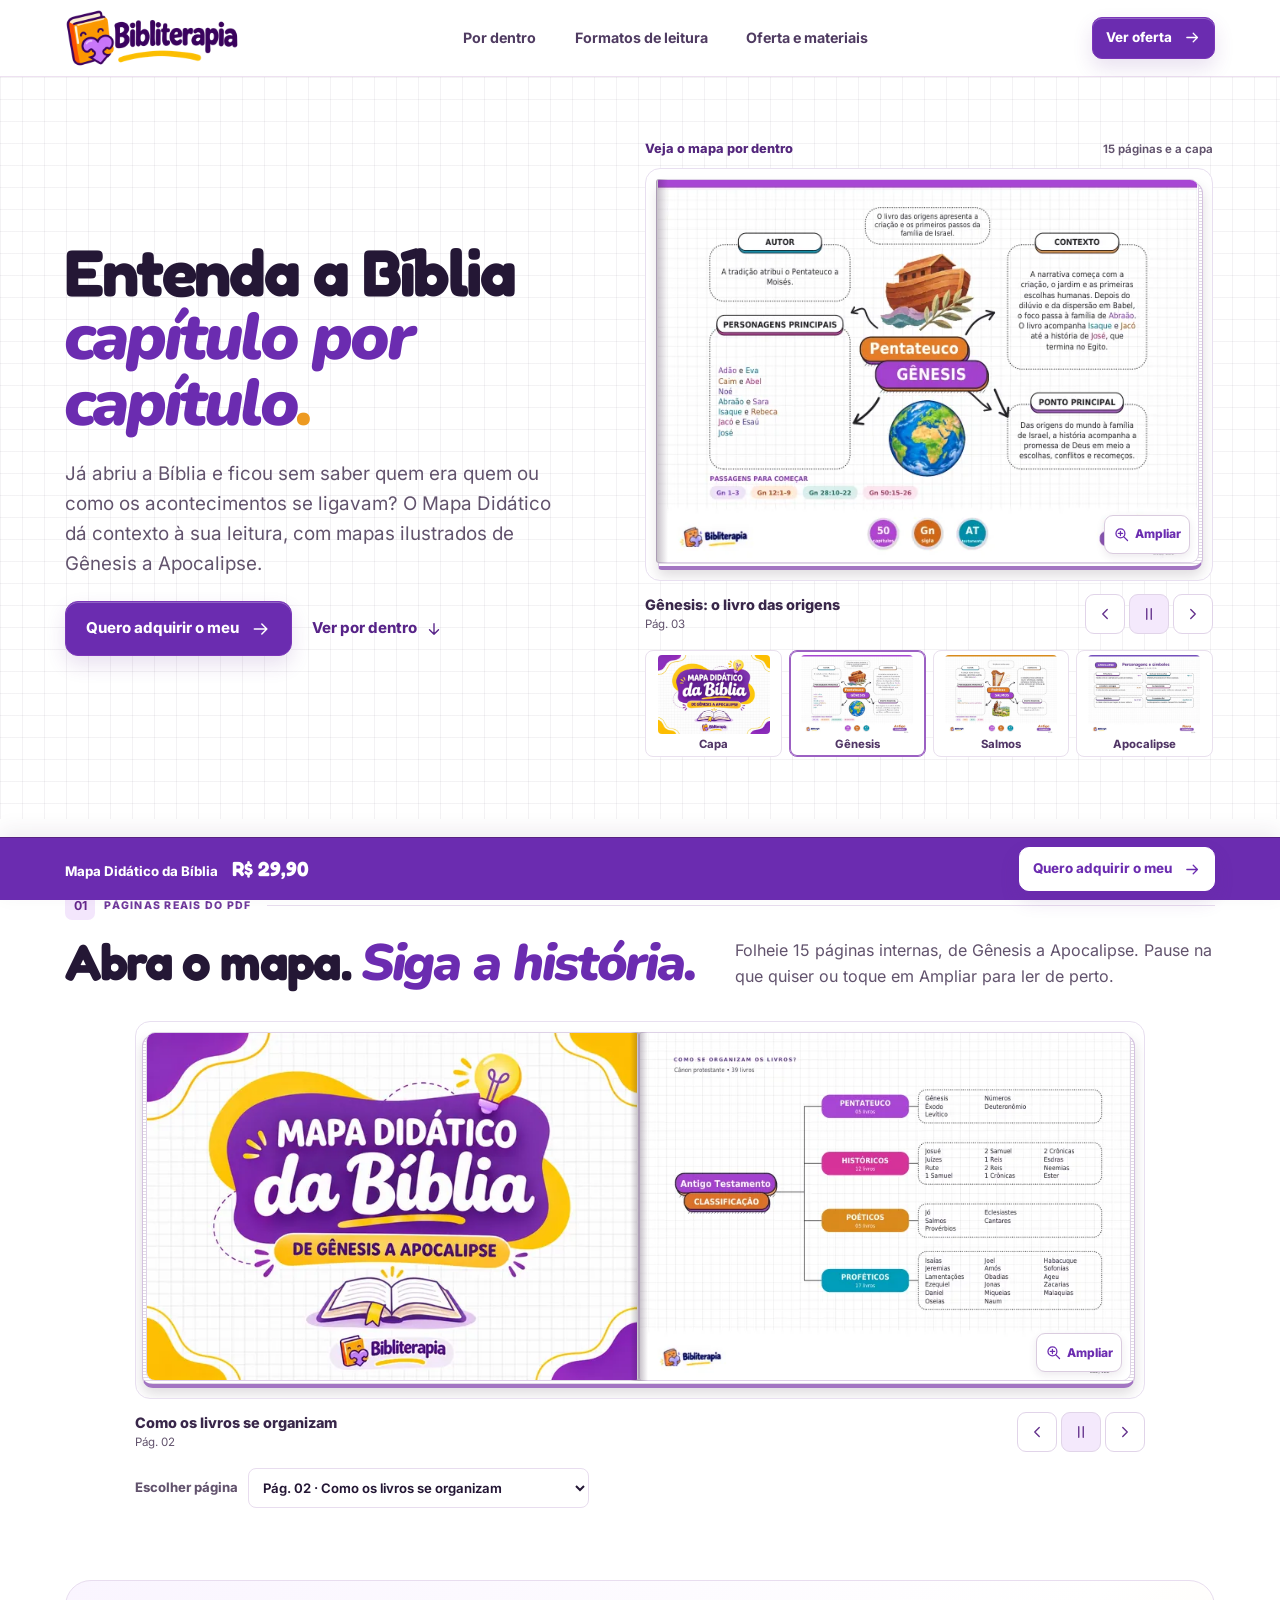
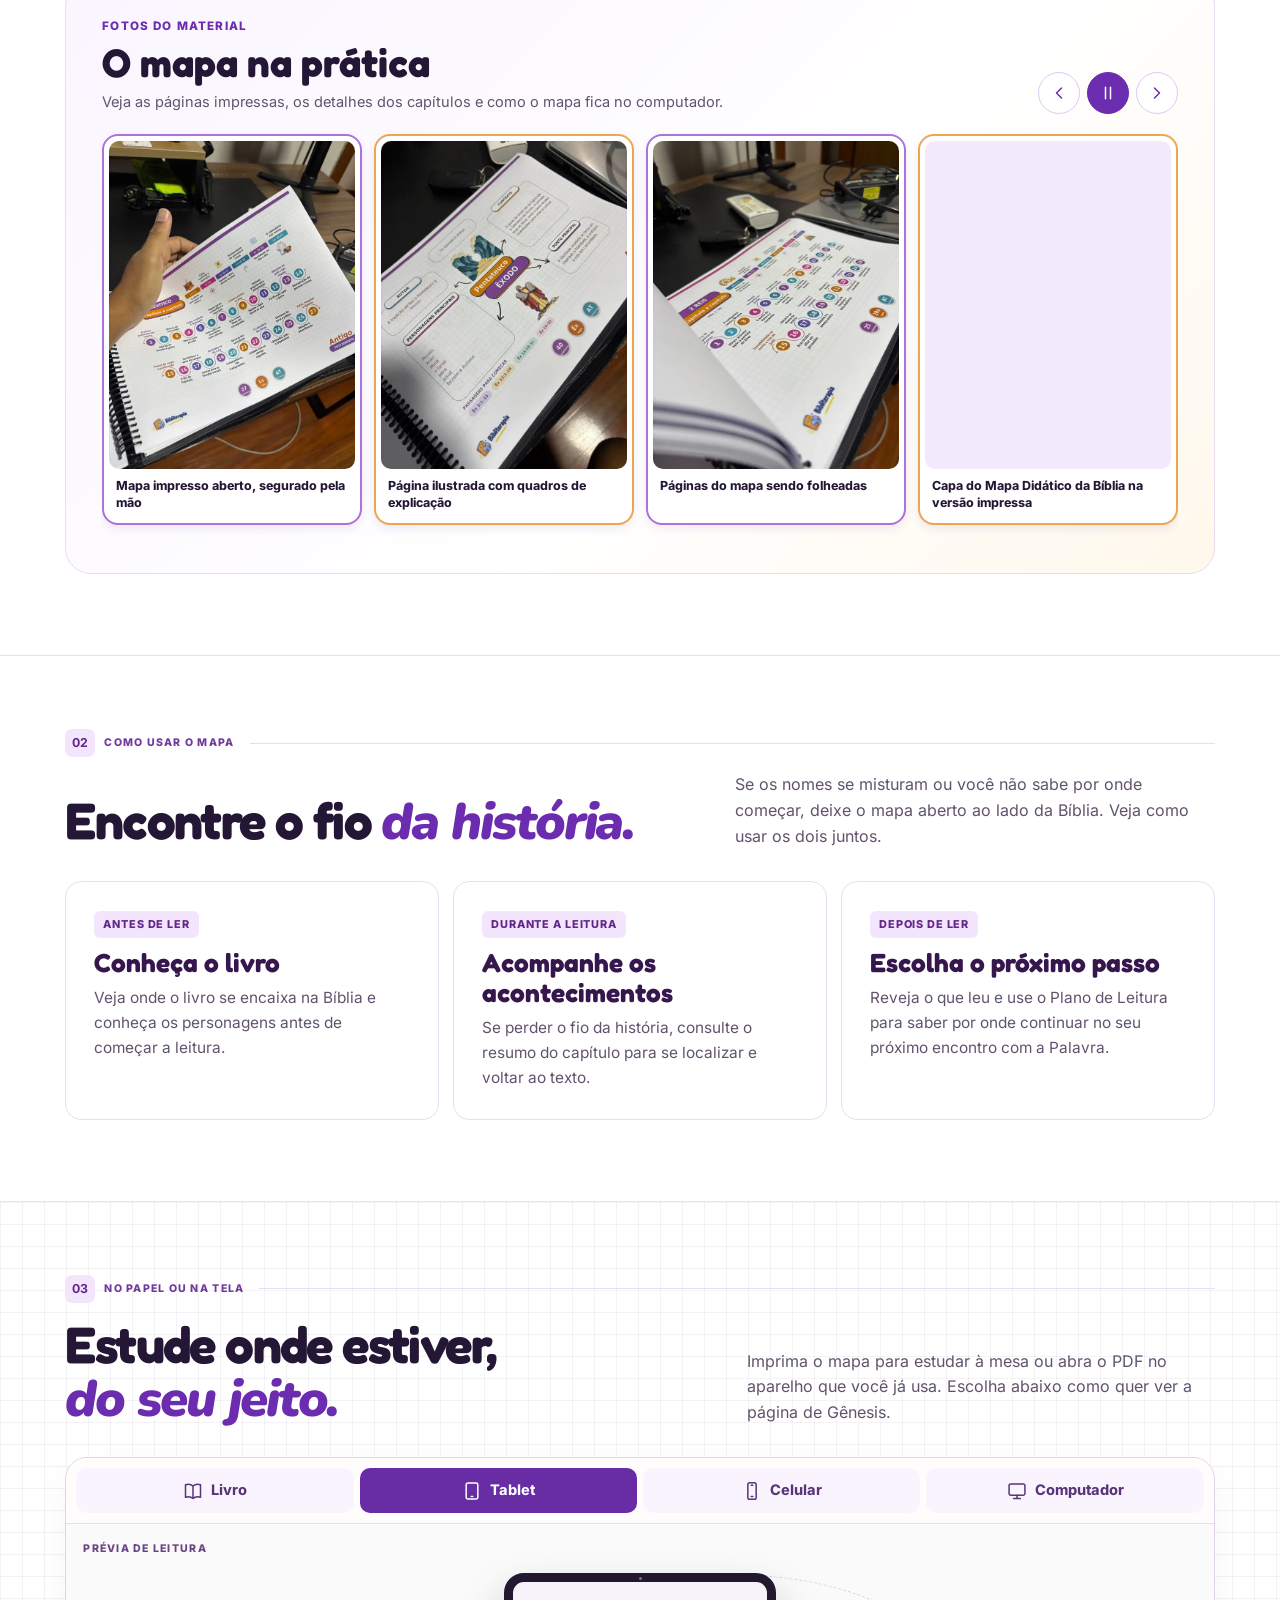
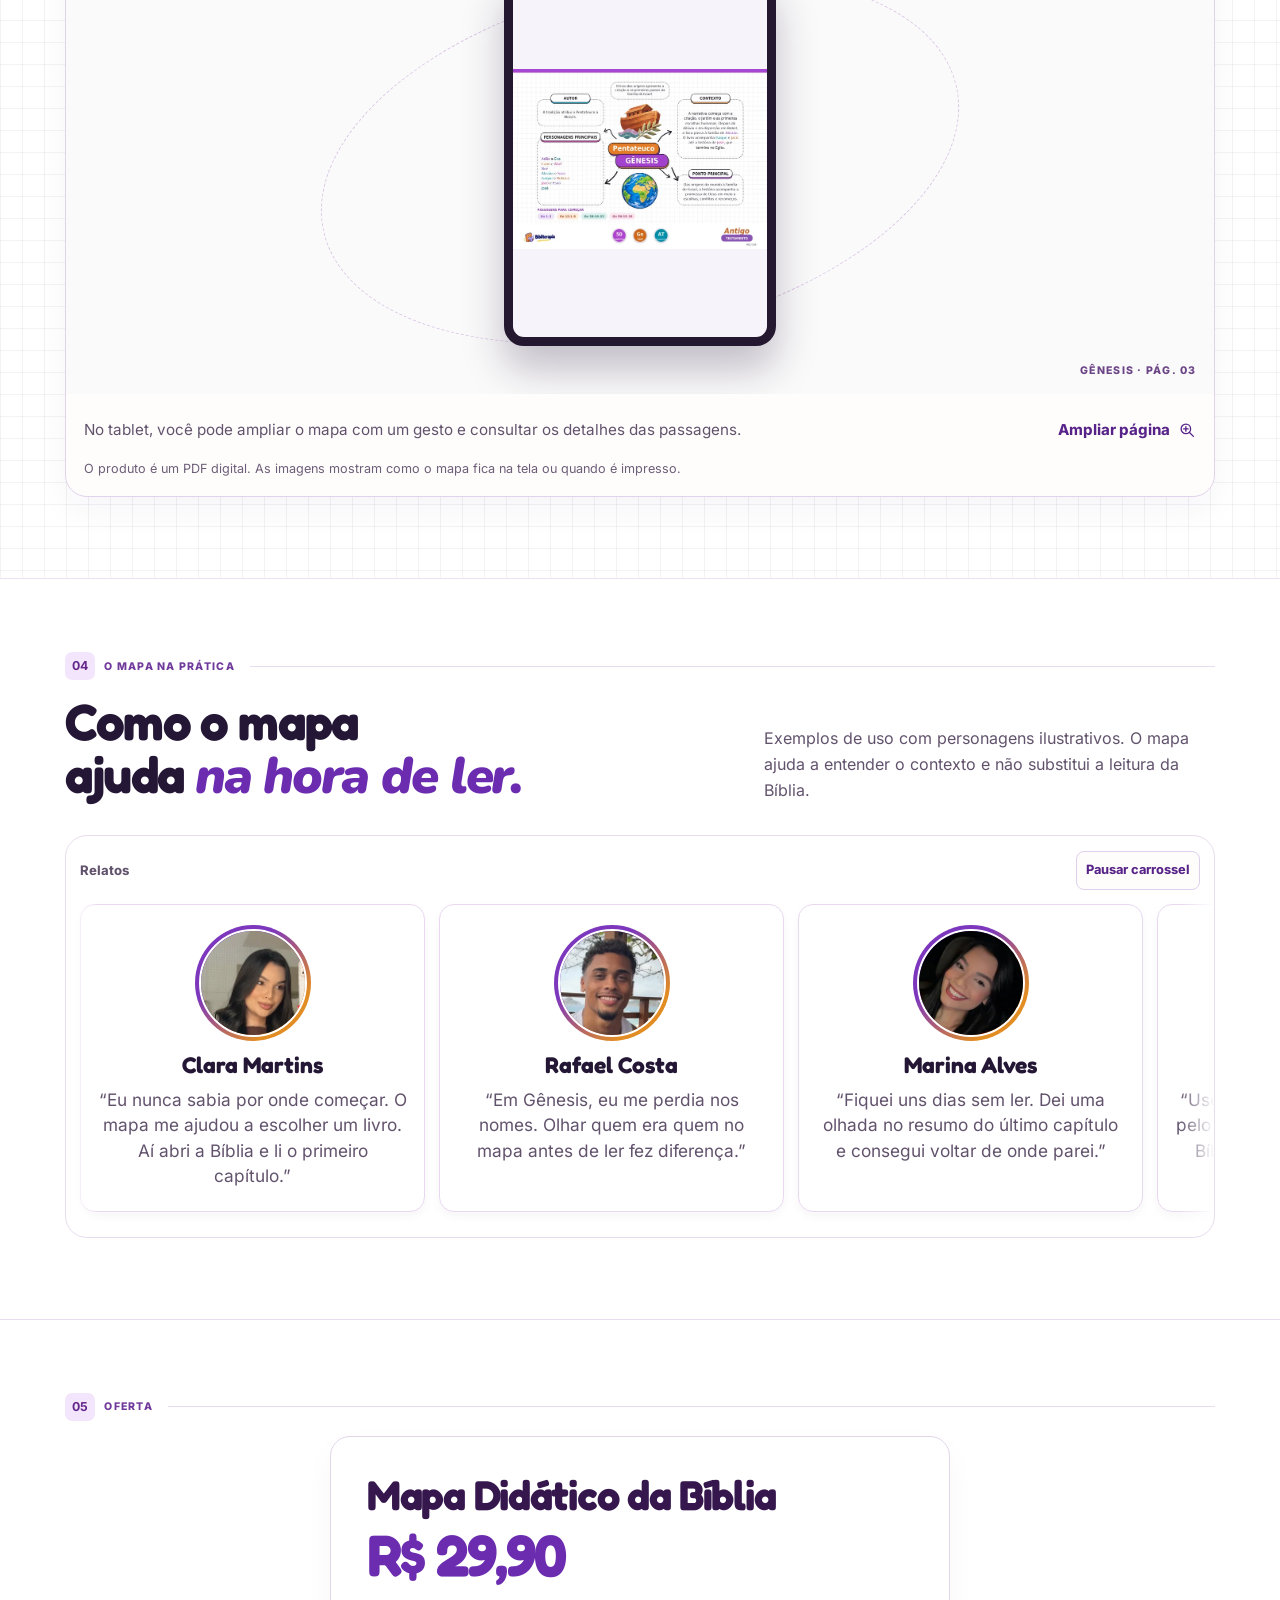
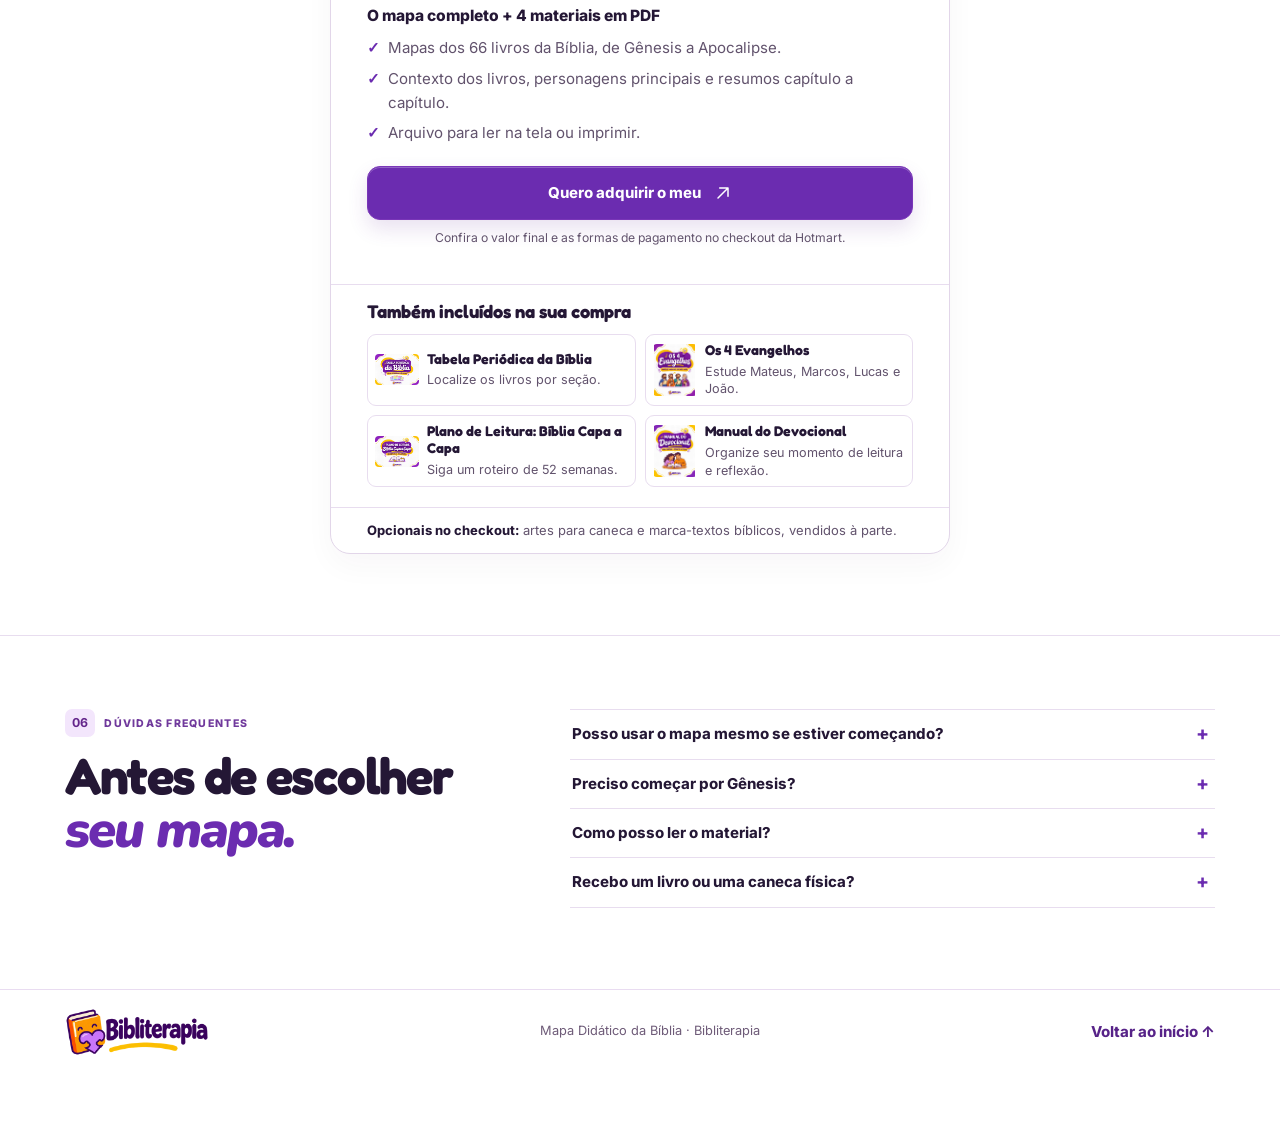
<file: public/index.html>
<!doctype html>
<html lang="pt-BR">
<head>
  <meta charset="utf-8">
  <meta name="viewport" content="width=device-width, initial-scale=1">
  <meta name="theme-color" content="#572182">
  <title>Mapa Didático da Bíblia | Bibliterapia</title>
  <meta name="description" content="Entenda a Bíblia capítulo por capítulo com um guia visual dos 66 livros. Veja páginas reais do Mapa Didático da Bibliterapia e encontre seu próximo capítulo.">
  <meta property="og:title" content="Mapa Didático da Bíblia | Bibliterapia">
  <meta property="og:description" content="Entenda onde cada livro se encaixa, quem são os personagens e o que acontece em cada capítulo. Folheie as amostras do Mapa Didático da Bíblia.">
  <link rel="canonical" href="https://bibliterapia-pi.vercel.app/">
  <meta property="og:url" content="https://bibliterapia-pi.vercel.app/">
  <meta property="og:type" content="website">
  <meta property="og:image" content="https://bibliterapia-pi.vercel.app/assets/mapa-capa.webp">
  <link rel="icon" href="assets/bibliterapia-icone.png" type="image/png">
  <link rel="preload" href="assets/fredoka-display.woff" as="font" type="font/woff" crossorigin>
  <link rel="stylesheet" href="style.css">
  <script src="app.js" defer></script>
  <!-- Meta Pixel - Bibliterapia -->
  <script>
    !function(f,b,e,v,n,t,s){if(f.fbq)return;n=f.fbq=function(){n.callMethod?
    n.callMethod.apply(n,arguments):n.queue.push(arguments)};if(!f._fbq)f._fbq=n;
    n.push=n;n.loaded=!0;n.version='2.0';n.queue=[];t=b.createElement(e);t.async=!0;
    t.src=v;s=b.getElementsByTagName(e)[0];s.parentNode.insertBefore(t,s)}(window,
    document,'script','https://connect.facebook.net/en_US/fbevents.js');
    fbq('init', '40069516542696802');
    fbq('track', 'PageView');
    fbq('track', 'ViewContent', {content_name: 'Mapa Didático da Bíblia', value: 29.90, currency: 'BRL'});
  </script>
</head>
<body>
<noscript><img height="1" width="1" style="display:none" alt=""
  src="https://www.facebook.com/tr?id=40069516542696802&amp;ev=PageView&amp;noscript=1"></noscript>
<svg class="symbols" xmlns="http://www.w3.org/2000/svg" aria-hidden="true">
  <symbol id="i-arrow" viewBox="0 0 24 24"><path d="M4 12h15m-6-6 6 6-6 6"/></symbol>
  <symbol id="i-external" viewBox="0 0 24 24"><path d="M6 18 18 6M8 6h10v10"/></symbol>
  <symbol id="i-down" viewBox="0 0 24 24"><path d="M12 5v14m-6-6 6 6 6-6"/></symbol>
  <symbol id="i-prev" viewBox="0 0 24 24"><path d="m15 6-6 6 6 6"/></symbol>
  <symbol id="i-next" viewBox="0 0 24 24"><path d="m9 6 6 6-6 6"/></symbol>
  <symbol id="i-pause" viewBox="0 0 24 24"><path d="M9 5v14m6-14v14"/></symbol>
  <symbol id="i-play" viewBox="0 0 24 24"><path d="m9 5 11 7-11 7z"/></symbol>
  <symbol id="i-book" viewBox="0 0 24 24"><path d="M12 6v15M3 4.5c3.6-1.2 6.6-.6 9 1.5 2.4-2.1 5.4-2.7 9-1.5v15c-3.6-1.2-6.6-.6-9 1.5-2.4-2.1-5.4-2.7-9-1.5z"/></symbol>
  <symbol id="i-tablet" viewBox="0 0 24 24"><rect x="5" y="2.5" width="14" height="19" rx="2"/><path d="M11 18.5h2"/></symbol>
  <symbol id="i-phone" viewBox="0 0 24 24"><rect x="7" y="2" width="10" height="20" rx="2.3"/><path d="M11 18.5h2M11 5h2"/></symbol>
  <symbol id="i-desktop" viewBox="0 0 24 24"><rect x="2.5" y="3.5" width="19" height="13.5" rx="2"/><path d="M12 17v4m-4 0h8"/></symbol>
  <symbol id="i-zoom" viewBox="0 0 24 24"><circle cx="10.5" cy="10.5" r="6.3"/><path d="m15 15 5.5 5.5M10.5 7.5v6m-3-3h6"/></symbol>
  <symbol id="i-cup" viewBox="0 0 24 24"><path d="M4 7h12v7a5 5 0 0 1-5 5H9a5 5 0 0 1-5-5zm12 1h2a3 3 0 0 1 0 6h-2M4 22h14M8 4V2m4 2V2"/></symbol>
  <symbol id="i-marker" viewBox="0 0 24 24"><path d="m4 17 3-1 10-10 3 3-10 10-3 1-3-3zm11-9 3 3M4 22h15M18 5l1-1a1.4 1.4 0 0 1 2 2l-1 1"/></symbol>
  <symbol id="i-check" viewBox="0 0 24 24"><path d="m5 12 4 4L19 6"/></symbol>
  <symbol id="i-close" viewBox="0 0 24 24"><path d="m6 6 12 12M18 6 6 18"/></symbol>
</svg>
<a class="skip" href="#conteudo">Ir para o conteúdo</a>
<header class="header" id="inicio">
  <div class="wrap nav">
    <a class="brand" href="#inicio" aria-label="Bibliterapia, início"><img src="assets/bibliterapia-logo-transparente.png" alt="Bibliterapia" width="174" height="58"></a>
    <nav aria-label="Navegação principal"><a href="#por-dentro">Por dentro</a><a href="#formatos">Formatos de leitura</a><a href="#oferta">Oferta e materiais</a></nav>
    <a class="btn small header-cta" href="#oferta">Ver oferta <svg class="icon"><use href="#i-arrow"/></svg></a>
  </div>
</header>
<main id="conteudo">
  <section class="hero paper" aria-labelledby="hero-title">
    <div class="wrap hero-layout">
      <div class="hero-copy">
        <h1 id="hero-title">Entenda a Bíblia <span>capítulo por capítulo<span class="period">.</span></span></h1>
        <p class="intro">Já abriu a Bíblia e ficou sem saber quem era quem ou como os acontecimentos se ligavam? O Mapa Didático dá contexto à sua leitura, com mapas ilustrados de Gênesis a Apocalipse.</p>
        <div class="hero-actions">
          <a class="btn" href="https://pay.hotmart.com/W108486367W?checkoutMode=10" target="_blank" rel="noopener noreferrer">Quero adquirir o meu <svg class="icon"><use href="#i-arrow"/></svg></a>
          <a class="text-btn" href="#por-dentro">Ver por dentro <svg class="icon"><use href="#i-down"/></svg></a>
        </div>
      </div>
      <div class="hero-art">
        <div class="flipbook flipbook-hero" data-flipbook data-initial-page="genesis" role="region" aria-label="Prévia do mapa na abertura">
          <div class="book-kicker"><span>Veja o mapa por dentro</span><span>15 páginas e a capa</span></div>
          <div class="book-viewport">
            <div class="book-object">
              <img class="book-page book-page-right" data-flip-image src="assets/mapa-genesis-mini.webp" width="640" height="453" alt="" fetchpriority="high" decoding="async">
              <span class="book-spine" aria-hidden="true"></span>
              <div class="book-sheet" aria-hidden="true">
                <span class="book-face book-face-front"><img data-flip-front alt="" width="640" height="453"></span>
                <span class="book-face book-face-back"><img data-flip-back alt="" width="640" height="453"></span>
              </div>
              <button class="book-open" type="button" data-flip-open aria-label="Ampliar página: Gênesis: o livro das origens"><svg class="icon" aria-hidden="true"><use href="#i-zoom"/></svg><span>Ampliar</span></button>
            </div>
          </div>
          <div class="book-toolbar">
            <p class="book-caption"><strong data-flip-label>Gênesis: o livro das origens</strong><span data-flip-folio>Pág. 03</span></p>
            <div class="book-controls" role="group" aria-label="Controles do folheador">
              <button type="button" data-flip-prev aria-label="Página anterior" title="Página anterior"><svg class="icon" aria-hidden="true"><use href="#i-prev"/></svg></button>
              <button type="button" data-flip-toggle aria-label="Pausar folheamento" title="Pausar folheamento"><svg class="icon" aria-hidden="true"><use href="#i-pause"/></svg></button>
              <button type="button" data-flip-next aria-label="Próxima página" title="Próxima página"><svg class="icon" aria-hidden="true"><use href="#i-next"/></svg></button>
            </div>
          </div>
          <div class="book-picks" role="group" aria-label="Ir direto a uma amostra">
            <button type="button" class="book-pick" data-flip-pick="capa" aria-pressed="false"><img src="assets/mapa-capa-mini.webp" width="640" height="453" alt="" decoding="async"><span>Capa</span></button>
            <button type="button" class="book-pick" data-flip-pick="genesis" aria-pressed="true"><img src="assets/mapa-genesis-mini.webp" width="640" height="453" alt="" decoding="async"><span>Gênesis</span></button>
            <button type="button" class="book-pick" data-flip-pick="salmos" aria-pressed="false"><img src="assets/mapa-salmos-mini.webp" width="640" height="453" alt="" decoding="async"><span>Salmos</span></button>
            <button type="button" class="book-pick" data-flip-pick="simbolos" aria-pressed="false"><img src="assets/mapa-simbolos-mini.webp" width="640" height="453" alt="" decoding="async"><span>Apocalipse</span></button>
          </div>
          <span class="sr-only" data-flip-status aria-live="polite"></span>
        </div>
      </div>
    </div>
  </section>

  <section class="section wrap samples" id="por-dentro" aria-labelledby="samples-title">
    <div class="section-top"><p class="section-label"><b>01</b> PÁGINAS REAIS DO PDF</p><span class="section-rule"></span></div>
    <div class="section-head">
      <h2 id="samples-title">Abra o mapa. <em>Siga a história.</em></h2>
      <p>Folheie 15 páginas internas, de Gênesis a Apocalipse. Pause na que quiser ou toque em Ampliar para ler de perto.</p>
    </div>
    <div class="flipbook flipbook-gallery" data-flipbook data-initial-page="organiza" role="region" aria-label="Folheador de páginas reais do mapa">
      <div class="book-viewport">
        <div class="book-object">
          <img class="book-page book-page-left" data-flip-left src="assets/mapa-capa-mini.webp" width="640" height="453" alt="" loading="lazy" decoding="async">
          <img class="book-page book-page-right" data-flip-image src="assets/mapa-organiza-mini.webp" width="640" height="453" alt="" loading="lazy" decoding="async">
          <span class="book-spine" aria-hidden="true"></span>
          <div class="book-sheet" aria-hidden="true">
            <span class="book-face book-face-front"><img data-flip-front alt="" width="640" height="453"></span>
            <span class="book-face book-face-back"><img data-flip-back alt="" width="640" height="453"></span>
          </div>
          <button class="book-open" type="button" data-flip-open aria-label="Ampliar página: Como os livros se organizam"><svg class="icon" aria-hidden="true"><use href="#i-zoom"/></svg><span>Ampliar</span></button>
        </div>
      </div>
      <div class="book-toolbar">
        <p class="book-caption"><strong data-flip-label>Como os livros se organizam</strong><span data-flip-folio>Pág. 02</span></p>
        <div class="book-controls" role="group" aria-label="Controles do folheador">
          <button type="button" data-flip-prev aria-label="Página anterior" title="Página anterior"><svg class="icon" aria-hidden="true"><use href="#i-prev"/></svg></button>
          <button type="button" data-flip-toggle aria-label="Pausar folheamento" title="Pausar folheamento"><svg class="icon" aria-hidden="true"><use href="#i-pause"/></svg></button>
          <button type="button" data-flip-next aria-label="Próxima página" title="Próxima página"><svg class="icon" aria-hidden="true"><use href="#i-next"/></svg></button>
        </div>
      </div>
      <label class="book-jump" hidden>Escolher página <select data-flip-select aria-label="Escolher uma página da amostra"></select></label>
      <span class="sr-only" data-flip-status aria-live="polite"></span>
    </div>

    <div class="study-photos" aria-labelledby="study-photos-title" data-study-photos>
      <div class="study-photos-head">
        <div>
          <p class="study-photos-label">FOTOS DO MATERIAL</p>
          <h3 id="study-photos-title">O mapa na prática</h3>
          <p>Veja as páginas impressas, os detalhes dos capítulos e como o mapa fica no computador.</p>
        </div>
        <div class="study-photo-controls" role="group" aria-label="Controles da galeria" hidden>
          <button type="button" data-photo-prev aria-label="Foto anterior"><svg class="icon" aria-hidden="true"><use href="#i-prev"/></svg></button>
          <button type="button" data-photo-toggle aria-label="Pausar rolagem"><svg class="icon" aria-hidden="true"><use href="#i-pause"/></svg></button>
          <button type="button" data-photo-next aria-label="Próxima foto"><svg class="icon" aria-hidden="true"><use href="#i-next"/></svg></button>
        </div>
      </div>
      <div class="study-photo-viewport" data-photo-viewport role="region" aria-label="Fotos do material" tabindex="0">
        <ul class="study-photo-track">
          <li><figure class="photo-frame"><img src="assets/galeria/mapa-em-maos.webp" alt="" width="672" height="896" loading="lazy" decoding="async"><figcaption>Mapa impresso aberto, segurado pela mão</figcaption></figure></li>
          <li><figure class="photo-frame"><img src="assets/galeria/pagina-ilustrada.webp" alt="" width="672" height="896" loading="lazy" decoding="async"><figcaption>Página ilustrada com quadros de explicação</figcaption></figure></li>
          <li><figure class="photo-frame"><img src="assets/galeria/folheando-o-mapa.webp" alt="" width="672" height="896" loading="lazy" decoding="async"><figcaption>Páginas do mapa sendo folheadas</figcaption></figure></li>
          <li><figure class="photo-frame"><img src="assets/galeria/capa-mapa-impresso.webp" alt="" width="672" height="896" loading="lazy" decoding="async"><figcaption>Capa do Mapa Didático da Bíblia na versão impressa</figcaption></figure></li>
          <li><figure class="photo-frame"><img src="assets/galeria/capitulos-do-antigo-testamento.webp" alt="" width="672" height="896" loading="lazy" decoding="async"><figcaption>Capítulos do Antigo Testamento organizados por cores</figcaption></figure></li>
          <li><figure class="photo-frame"><img src="assets/galeria/mapa-na-mesa.webp" alt="" width="672" height="896" loading="lazy" decoding="async"><figcaption>Mapa aberto na mesa ao lado do notebook</figcaption></figure></li>
          <li><figure class="photo-frame"><img src="assets/galeria/detalhe-capitulo-a-capitulo.webp" alt="" width="672" height="896" loading="lazy" decoding="async"><figcaption>Detalhe de uma página capítulo a capítulo</figcaption></figure></li>
          <li><figure class="photo-frame"><img src="assets/galeria/mapa-no-computador.webp" alt="" width="672" height="896" loading="lazy" decoding="async"><figcaption>Página do mapa aberta no computador</figcaption></figure></li>
          <li><figure class="photo-frame"><img src="assets/galeria/detalhe-na-tela.webp" alt="" width="672" height="896" loading="lazy" decoding="async"><figcaption>Detalhe dos capítulos do mapa na tela</figcaption></figure></li>
          <li><figure class="photo-frame"><img src="assets/galeria/plano-de-leitura.webp" alt="" width="672" height="896" loading="lazy" decoding="async"><figcaption>Capa do plano de leitura bíblica impresso</figcaption></figure></li>
        </ul>
      </div>
    </div>
  </section>

  <section class="section study-guide" id="como-usar" aria-labelledby="guide-title">
    <div class="wrap">
      <div class="section-top"><p class="section-label"><b>02</b> COMO USAR O MAPA</p><span class="section-rule"></span></div>
      <div class="section-head">
        <h2 id="guide-title">Encontre o fio <em>da história.</em></h2>
        <p>Se os nomes se misturam ou você não sabe por onde começar, deixe o mapa aberto ao lado da Bíblia. Veja como usar os dois juntos.</p>
      </div>
      <ol class="guide-steps">
        <li class="guide-step"><span class="guide-phase">Antes de ler</span><h3>Conheça o livro</h3><p>Veja onde o livro se encaixa na Bíblia e conheça os personagens antes de começar a leitura.</p></li>
        <li class="guide-step"><span class="guide-phase">Durante a leitura</span><h3>Acompanhe os acontecimentos</h3><p>Se perder o fio da história, consulte o resumo do capítulo para se localizar e voltar ao texto.</p></li>
        <li class="guide-step"><span class="guide-phase">Depois de ler</span><h3>Escolha o próximo passo</h3><p>Reveja o que leu e use o Plano de Leitura para saber por onde continuar no seu próximo encontro com a Palavra.</p></li>
      </ol>
    </div>
  </section>

  <section class="section devices paper" id="formatos" aria-labelledby="formats-title">
    <div class="wrap">
      <div class="section-top"><p class="section-label"><b>03</b> NO PAPEL OU NA TELA</p><span class="section-rule"></span></div>
      <div class="section-head">
        <h2 id="formats-title">Estude onde estiver, <em>do seu jeito.</em></h2>
        <p>Imprima o mapa para estudar à mesa ou abra o PDF no aparelho que você já usa. Escolha abaixo como quer ver a página de Gênesis.</p>
      </div>
      <div class="format-panel">
        <div class="format-switch" role="group" aria-label="Escolher formato">
          <button type="button" data-format="book" aria-pressed="false"><svg class="icon"><use href="#i-book"/></svg> Livro</button>
          <button type="button" data-format="tablet" aria-pressed="true"><svg class="icon"><use href="#i-tablet"/></svg> Tablet</button>
          <button type="button" data-format="phone" aria-pressed="false"><svg class="icon"><use href="#i-phone"/></svg> Celular</button>
          <button type="button" data-format="computer" aria-pressed="false"><svg class="icon"><use href="#i-desktop"/></svg> Computador</button>
        </div>
        <div class="device-stage" id="device-stage" data-format="tablet">
          <span class="stage-index" aria-hidden="true">PRÉVIA DE LEITURA</span>
          <div class="stage-orbit" aria-hidden="true"></div>
          <div class="mockup">
            <div class="mockup-window">
              <div class="computer-toolbar" aria-hidden="true"><i></i><i></i><i></i><span>Mapa Didático da Bíblia.pdf</span></div>
              <img class="device-page" src="assets/mapa-genesis-mini.webp" width="640" height="453" alt="" loading="lazy" decoding="async">
              <img class="device-page other" src="assets/mapa-capitulos-mini.webp" width="640" height="453" alt="" loading="lazy" decoding="async">
            </div>
          </div>
          <span class="stage-folio" aria-hidden="true">GÊNESIS · PÁG. 03</span>
        </div>
        <div class="format-foot"><p id="format-caption" aria-live="polite">No tablet, você pode ampliar o mapa com um gesto e consultar os detalhes das passagens.</p><button type="button" class="text-btn" data-preview="genesis">Ampliar página <svg class="icon"><use href="#i-zoom"/></svg></button></div>
        <p class="print-note">O produto é um PDF digital. As imagens mostram como o mapa fica na tela ou quando é impresso.</p>
      </div>
    </div>
  </section>

  <section class="section reading" id="na-pratica" aria-labelledby="reading-title">
    <div class="wrap">
      <div class="section-top"><p class="section-label"><b>04</b> O MAPA NA PRÁTICA</p><span class="section-rule"></span></div>
      <div class="section-head">
        <h2 id="reading-title">Como o mapa ajuda <em>na hora de ler.</em></h2>
        <p id="reading-note">Exemplos de uso com personagens ilustrativos. O mapa ajuda a entender o contexto e não substitui a leitura da Bíblia.</p>
      </div>
      <div class="reading-panel">
        <div class="reading-controls"><p id="reading-disclosure" class="reading-disclosure">Relatos</p><button class="text-btn reading-toggle" type="button" aria-controls="reading-viewport" hidden>Pausar carrossel</button></div>
        <div class="reading-viewport" id="reading-viewport" tabindex="0" role="region" aria-label="Carrossel de relatos" aria-describedby="reading-note reading-disclosure">
          <div class="reading-track">
            <ul class="reading-group" role="list">
              <li class="reading-card"><span class="reading-ring"><img src="assets/rotina-escolher.webp" alt="" width="224" height="224" loading="lazy" decoding="async"></span><h3>Clara Martins</h3><blockquote><p>“Eu nunca sabia por onde começar. O mapa me ajudou a escolher um livro. Aí abri a Bíblia e li o primeiro capítulo.”</p></blockquote></li>
              <li class="reading-card"><span class="reading-ring"><img src="assets/rotina-personagens.webp" alt="" width="224" height="224" loading="lazy" decoding="async"></span><h3>Rafael Costa</h3><blockquote><p>“Em Gênesis, eu me perdia nos nomes. Olhar quem era quem no mapa antes de ler fez diferença.”</p></blockquote></li>
              <li class="reading-card"><span class="reading-ring"><img src="assets/rotina-retomar.webp" alt="" width="224" height="224" loading="lazy" decoding="async"></span><h3>Marina Alves</h3><blockquote><p>“Fiquei uns dias sem ler. Dei uma olhada no resumo do último capítulo e consegui voltar de onde parei.”</p></blockquote></li>
              <li class="reading-card"><span class="reading-ring"><img src="assets/rotina-orar.webp" alt="" width="224" height="224" loading="lazy" decoding="async"></span><h3>André Rocha</h3><blockquote><p>“Usei o mapa pra escolher um salmo pelo tema. Depois li o salmo inteiro na Bíblia, no meu tempo de oração.”</p></blockquote></li>
              <li class="reading-card"><span class="reading-ring"><img src="assets/rotina-situar.webp" alt="" width="224" height="224" loading="lazy" decoding="async"></span><h3>Beatriz Lima</h3><blockquote><p>“Eu lia trechos soltos de Mateus. Com o mapa, consegui ver o que vinha antes e entender melhor a passagem.”</p></blockquote></li>
              <li class="reading-card"><span class="reading-ring"><img src="assets/rotina-revisar.webp" alt="" width="224" height="224" loading="lazy" decoding="async"></span><h3>Lucas Ribeiro</h3><blockquote><p>“No Apocalipse, eu leio um capítulo por vez. Depois volto ao mapa pra rever os acontecimentos e organizar o que li.”</p></blockquote></li>
            </ul>
          </div>
        </div>
      </div>
    </div>
  </section>

  <section class="section offer" id="oferta" aria-labelledby="offer-title">
    <div class="wrap">
      <div class="section-top"><p class="section-label"><b>05</b> OFERTA</p><span class="section-rule"></span></div>
      <div class="offer-layout">
        <div class="purchase">
          <div class="purchase-main">
            <h2 id="offer-title">Mapa Didático da Bíblia</h2>
            <p class="offer-price">R$ 29,90</p>
            <p class="purchase-label">O mapa completo + 4 materiais em PDF</p>
            <ul class="purchase-includes">
              <li>Mapas dos 66 livros da Bíblia, de Gênesis a Apocalipse.</li>
              <li>Contexto dos livros, personagens principais e resumos capítulo a capítulo.</li>
              <li>Arquivo para ler na tela ou imprimir.</li>
            </ul>
            <a class="btn checkout" id="checkout" href="https://pay.hotmart.com/W108486367W?checkoutMode=10" target="_blank" rel="noopener noreferrer">Quero adquirir o meu <svg class="icon"><use href="#i-external"/></svg></a>
            <p class="checkout-note">Confira o valor final e as formas de pagamento no checkout da Hotmart.</p>
          </div>
          <section class="purchase-bundle" aria-labelledby="bundle-title">
            <h3 id="bundle-title">Também incluídos na sua compra</h3>
            <div class="companion-grid">
              <article class="companion"><div class="companion-cover landscape"><img src="assets/capa-tabela.webp" width="680" height="481" alt="Capa da Tabela Periódica da Bíblia" loading="lazy" decoding="async"></div><div class="companion-copy"><h4>Tabela Periódica da Bíblia</h4><p>Localize os livros por seção.</p></div></article>
              <article class="companion"><div class="companion-cover portrait"><img src="assets/capa-evangelhos.webp" width="680" height="850" alt="Capa de Os 4 Evangelhos" loading="lazy" decoding="async"></div><div class="companion-copy"><h4>Os 4 Evangelhos</h4><p>Estude Mateus, Marcos, Lucas e João.</p></div></article>
              <article class="companion"><div class="companion-cover landscape"><img src="assets/capa-plano.webp" width="680" height="481" alt="Capa do Plano de Leitura — Bíblia Capa a Capa" loading="lazy" decoding="async"></div><div class="companion-copy"><h4>Plano de Leitura: Bíblia Capa a Capa</h4><p>Siga um roteiro de 52 semanas.</p></div></article>
              <article class="companion"><div class="companion-cover portrait"><img src="assets/capa-devocional.webp" width="680" height="850" alt="Capa do Manual do Devocional com um casal lendo a Bíblia" loading="lazy" decoding="async"></div><div class="companion-copy"><h4>Manual do Devocional</h4><p>Organize seu momento de leitura e reflexão.</p></div></article>
            </div>
          </section>
          <p class="purchase-extras"><strong>Opcionais no checkout:</strong> artes para caneca e marca-textos bíblicos, vendidos à parte.</p>
        </div>
      </div>
    </div>
  </section>

  <section class="section wrap faq" id="duvidas" aria-labelledby="faq-title">
    <div><p class="section-label"><b>06</b> DÚVIDAS FREQUENTES</p><h2 id="faq-title">Antes de escolher <em>seu mapa.</em></h2></div>
    <div class="answers">
      <details><summary>Posso usar o mapa mesmo se estiver começando?</summary><p>Sim. Antes de ler um trecho da Bíblia, consulte a página do livro no mapa para entender o contexto e conhecer os personagens.</p></details>
      <details><summary>Preciso começar por Gênesis?</summary><p>Você pode consultar o mapa do livro que está lendo. Se quiser seguir um roteiro, use o Plano de Leitura incluído.</p></details>
      <details><summary>Como posso ler o material?</summary><p>Abra o PDF em um leitor compatível no celular, no tablet ou no computador. Se preferir, imprima páginas para consultar no papel.</p></details>
      <details><summary>Recebo um livro ou uma caneca física?</summary><p>Os materiais são digitais. As imagens do livro e dos aparelhos mostram formas de usar o PDF; as artes para caneca são arquivos digitais.</p></details>
    </div>
  </section>
</main>
<footer class="footer"><div class="wrap"><a class="brand" href="#inicio" aria-label="Bibliterapia, início"><img src="assets/bibliterapia-logo-transparente.png" alt="Bibliterapia" width="144" height="48" loading="lazy"></a><p>Mapa Didático da Bíblia · Bibliterapia</p><a href="#inicio" class="text-btn">Voltar ao início ↑</a></div></footer>

<aside class="purchase-bar" aria-label="Oferta da Bibliterapia">
  <div class="wrap purchase-bar-inner">
    <div class="purchase-bar-product">
      <span>Mapa Didático da Bíblia</span>
      <strong>R$ 29,90</strong>
    </div>
    <a class="btn small" href="https://pay.hotmart.com/W108486367W?checkoutMode=10" target="_blank" rel="noopener noreferrer">Quero adquirir o meu <svg class="icon" aria-hidden="true"><use href="#i-arrow"/></svg></a>
  </div>
</aside>

<dialog id="viewer" aria-labelledby="viewer-title">
  <div class="viewer-bar"><div><small>AMOSTRA REAL DO PDF</small><strong id="viewer-title">Mapa Didático da Bíblia</strong></div><button type="button" class="icon-btn" id="close-viewer" aria-label="Fechar amostra"><svg class="icon"><use href="#i-close"/></svg></button></div>
  <div class="viewer-canvas" id="viewer-canvas" tabindex="0" aria-label="Imagem da amostra"><img id="viewer-image" alt=""></div>
  <div class="viewer-controls"><button type="button" id="prev-page" aria-label="Amostra anterior">←</button><span id="viewer-count" aria-live="polite"></span><button type="button" id="next-page" aria-label="Próxima amostra">→</button><button type="button" id="zoom-page" aria-pressed="false">Ampliar <svg class="icon"><use href="#i-zoom"/></svg></button></div>
</dialog>
</body>
</html>
</file>
<file: public/style.css>
@font-face{font-family:Fredoka;src:url("assets/fredoka-display.woff") format("woff");font-style:normal;font-weight:680;font-display:swap}
@font-face{font-family:Nunito Display;src:url("assets/nunito-display.woff") format("woff");font-style:italic;font-weight:900;font-display:swap}
@font-face{font-family:Inter;src:url("assets/inter-normal-400.woff2") format("woff2");font-style:normal;font-weight:400 600;font-display:swap}
@font-face{font-family:Inter;src:url("assets/inter-normal-700.woff2") format("woff2");font-style:normal;font-weight:650 900;font-display:swap}
@font-face{font-family:Inter;src:url("assets/inter-italic-900.woff2") format("woff2");font-style:italic;font-weight:700 900;font-display:swap}
:root{--display:Fredoka,"Arial Rounded MT Bold",Arial,sans-serif;--accent:"Nunito Display",Inter,sans-serif;--ink:#241735;--muted:#62536d;--purple:#6b2cb0;--violet:#7d37bc;--dark:#35174e;--gold:#ffcb52;--yellow:#ffdd7a;--warm:#fff9ef;--pale:#f3e9fd;--line:#e8ddef;--page:#fff;--wrap:1190px;--gutter:clamp(20px,5.1vw,70px);--radius:26px;--shadow:0 25px 66px #41116a22}
*,*::before,*::after{box-sizing:border-box}
:root{--purchase-bar-height:62px;--purchase-bar-space:calc(var(--purchase-bar-height) + env(safe-area-inset-bottom,0px) + 1px)}
html{scroll-behavior:smooth;scroll-padding-bottom:var(--purchase-bar-space)}
body{margin:0;padding-bottom:var(--purchase-bar-space);background:var(--page);color:var(--ink);font:400 16px/1.62 Inter,Arial,sans-serif}
a{color:inherit;text-decoration:none}
img{display:block;max-width:100%;height:auto}
button{font:inherit;color:inherit}
button:enabled{cursor:pointer}
button:focus-visible,a:focus-visible,summary:focus-visible,[tabindex]:focus-visible{outline:3px solid #a53de0;outline-offset:4px}
p,h1,h2,h3,h4,dl,dd{margin:0}
h1,h2,h3,h4,strong{font-weight:750}
h1,h2,h3,h4{font-family:var(--display);font-weight:680}
section[id]{scroll-margin-top:32px}
.wrap{width:min(var(--wrap),calc(100% - 2 * var(--gutter)));margin-inline:auto}
.symbols{position:absolute;width:0;height:0;overflow:hidden}
.icon{width:20px;height:20px;fill:none;stroke:currentColor;stroke-width:1.8;stroke-linecap:round;stroke-linejoin:round;flex:none;pointer-events:none}
.skip{position:fixed;z-index:20;top:12px;left:12px;transform:translateY(-150%);background:#fff;border:2px solid var(--purple);border-radius:8px;padding:8px 12px}
.skip:focus{transform:none}
.header{background:#fff;border-bottom:1px solid #eee1f1}
.nav{display:flex;justify-content:space-between;align-items:center;gap:24px;min-height:76px}
.brand{display:inline-flex;align-items:center;flex:none}
.brand img{object-fit:contain}
.nav nav{display:flex;align-items:center;gap:clamp(16px,3vw,39px);font-size:.89rem;font-weight:700;color:#4f3b61}
.nav nav a:hover,.text-btn:hover{color:var(--violet)}
.btn{display:inline-flex;align-items:center;justify-content:center;gap:12px;border:1px solid #7a36b8;border-radius:13px;padding:14px 20px;background:#6b2cb0;color:#fff;font-size:.94rem;font-weight:750;white-space:nowrap;box-shadow:0 9px 20px #632b9724,inset 0 1px 0 #ffffff42;transition:transform .18s ease,box-shadow .18s ease}
.btn:hover{transform:translateY(-2px);box-shadow:0 11px 24px #632b9740,inset 0 1px 0 #ffffff42}
.btn.small{border-radius:10px;padding:9px 13px;font-size:.84rem}
.btn.small .icon{width:17px;height:17px}
.text-btn{display:inline-flex;align-items:center;gap:8px;color:#572388;font-size:.94rem;font-weight:750;border:0;background:none;padding:9px 0;white-space:nowrap}
.text-btn .icon{width:18px;height:18px}
.paper{background-color:#fff;background-image:linear-gradient(#26183a0e 1px,transparent 1px),linear-gradient(90deg,#26183a0e 1px,transparent 1px);background-size:22px 22px}
.hero{overflow:hidden;position:relative}
.hero-layout{position:relative;display:grid;grid-template-columns:1fr 1.14fr;align-items:center;gap:clamp(35px,6vw,100px);min-height:535px;padding-block:62px}
.hero-copy{z-index:1}
.section-label,.stage-index,.stage-folio{letter-spacing:.12em;text-transform:uppercase;font-size:.66rem;font-weight:800}
.dot{width:8px;height:8px;background:var(--gold);border-radius:50%;display:inline-block;box-shadow:0 0 0 3px #f4b52824;flex:none}
.hero h1{font-size:clamp(2.65rem,5.15vw,4.75rem);line-height:.99;letter-spacing:-.031em;margin-left:-.025em;text-wrap:balance}
.hero h1>span{display:block;color:var(--purple);font-family:var(--accent);font-style:italic;font-weight:900;letter-spacing:-.051em}
.period{color:#ed9a21}
.intro{margin-top:23px;color:var(--muted);max-width:36em;font-size:clamp(1rem,1.65vw,1.17rem);line-height:1.61}
.hero-actions{display:flex;align-items:center;gap:20px;margin:22px 0 0;flex-wrap:wrap}
.hero-art{position:relative;min-width:0;padding:0 2px;isolation:isolate;align-self:center}
.section{padding-block:73px 81px}
.section-top{display:flex;align-items:center;gap:15px;margin-bottom:15px}
.section-label{display:flex;align-items:center;gap:9px;color:#70399c}
.section-label b{display:grid;place-items:center;border-radius:7px;color:#64268b;background:#f3e6fc;letter-spacing:normal;width:30px;height:28px;font-size:.77rem}
.section-rule{height:1px;background:var(--line);flex:1}
.section-head{display:flex;align-items:flex-end;justify-content:space-between;gap:30px;margin-bottom:31px}
.section h2{font-size:clamp(2.06rem,4vw,3.55rem);line-height:1.04;letter-spacing:-.031em;text-wrap:balance}
.section h2 em{color:var(--purple);font-family:var(--accent);font-weight:900;letter-spacing:-.041em}
.section-head>p{color:var(--muted);max-width:30em;flex:0 1 32em;font-size:1rem}
.study-guide{border-top:1px solid var(--line)}
.guide-steps{display:grid;grid-template-columns:repeat(3,minmax(0,1fr));gap:14px;margin:0;padding:0;list-style:none}
.guide-step{min-width:0;padding:clamp(17px,2.6vw,28px);border:1px solid var(--line);border-radius:16px;background:#fff}
.guide-phase{display:inline-block;margin-bottom:10px;padding:5px 9px;border-radius:6px;background:#f3e6fc;color:#64268b;font-size:.68rem;font-weight:800;letter-spacing:.08em;text-transform:uppercase}
.guide-step h3{margin:0 0 8px;font-size:clamp(1.28rem,2.1vw,1.64rem);line-height:1.14;color:var(--dark)}
.guide-step p{color:var(--muted);font-size:.96rem}
.companion-copy{min-width:0;overflow-wrap:anywhere}
.companion-copy p{margin:4px 0 0;color:var(--muted);font-size:.79rem;line-height:1.4}
.sr-only{position:absolute;width:1px;height:1px;padding:0;margin:-1px;overflow:hidden;clip-path:inset(50%);white-space:nowrap;border:0}
.flipbook{min-width:0}
.flipbook-gallery{max-width:1010px;margin-inline:auto}
.book-kicker{display:flex;justify-content:space-between;align-items:center;gap:12px;margin:0 0 8px;font-size:.8rem;font-weight:800;color:#54277d}
.book-kicker span+span{font-size:.72rem;color:var(--muted);font-weight:650;white-space:nowrap}
.book-viewport{padding:10px 13px 17px 10px;overflow:clip;border:1px solid #e8dff0;border-radius:15px;background:#fff}
.book-object{--leaf:100%;--leaf-radius:3px 9px 9px 3px;position:relative;aspect-ratio:640/453;perspective:clamp(660px,100vw,1520px);perspective-origin:50% 52%}
.book-object::before{content:"";position:absolute;inset:3px -4px -7px 2px;border:1px solid #d4c1df;border-bottom:4px solid #a376c2;border-radius:3px 11px 11px 4px;background:repeating-linear-gradient(180deg,#fff 0 2px,#e1dce5 2px 3px);box-shadow:0 6px 13px #2b193027}
.book-page,.book-sheet{position:absolute;top:0;right:0;width:var(--leaf);height:100%;border-radius:var(--leaf-radius)}
.book-page{object-fit:contain;background:#fff;border:1px solid #ded2e7;z-index:1}
.book-page-left{display:none}
.book-spine{position:absolute;inset:0 auto 0 0;width:12px;background:linear-gradient(90deg,#2b16334a,transparent);border-radius:3px 0 0 3px;z-index:2;pointer-events:none}
.book-sheet{visibility:hidden;transform-origin:left center;transform-style:preserve-3d;z-index:3;pointer-events:none}
.book-sheet.is-turning{visibility:visible}
.book-sheet.from-left{right:auto;left:0;transform-origin:right center}
.book-sheet.from-right-edge{transform-origin:right center}
.book-face{position:absolute;inset:0;display:block;overflow:hidden;border:1px solid #ded2e7;border-radius:var(--leaf-radius);background:#fff;backface-visibility:hidden}
.book-face-front{transform:translateZ(.1px)}
.book-face-back{transform:rotateY(180deg) translateZ(.1px)}
.book-face img{width:100%;height:100%;object-fit:contain}
.book-face::after{content:"";position:absolute;inset:0;background:linear-gradient(90deg,#34214132,transparent 24%,transparent 68%,#41245520);opacity:.7}
.book-open{position:absolute;right:9px;bottom:9px;display:inline-flex;gap:5px;align-items:center;z-index:4;border:1px solid #daccdf;border-radius:9px;min-height:39px;padding:6px 8px;background:#fff;color:var(--purple);font-size:.75rem;font-weight:800;box-shadow:0 3px 9px #3c214918}
.book-open .icon{width:17px;height:17px}
.book-open:hover,.book-controls button:hover,.book-pick:hover{background:#f8effd;border-color:#b58fce}
.book-toolbar{display:flex;justify-content:space-between;align-items:center;gap:10px;min-height:58px;margin:4px 0 7px}
.book-caption{min-width:0;color:#39274a;line-height:1.23}
.book-caption strong{display:block;font-size:.9rem;font-weight:800}
.book-caption span{display:block;margin-top:3px;color:var(--muted);font-size:.72rem}
.book-controls{display:flex;flex:none;gap:4px}
.book-controls button{display:grid;place-items:center;width:40px;height:40px;padding:0;border:1px solid #e1d4e9;border-radius:9px;background:#fff;color:#63318c}
.book-controls .icon{width:18px;height:18px}
.book-controls button[data-flip-toggle]{background:#f4e9fc}
.book-picks{display:grid;grid-template-columns:repeat(4,minmax(0,1fr));gap:7px}
.book-pick{min-width:0;text-align:center;display:grid;justify-items:center;gap:4px;padding:4px 4px 5px;border:1px solid #e9e0ee;border-radius:8px;background:#fff;color:#513666;font-size:.71rem;font-weight:750;line-height:1.15}
.book-pick[aria-pressed=true]{border-color:#9c61c3;box-shadow:inset 0 0 0 1px #9c61c3}
.book-pick img{width:100%;max-width:112px;aspect-ratio:640/453;border-radius:4px;object-fit:contain}
.book-jump{display:flex;align-items:center;flex-wrap:wrap;gap:6px 10px;font-size:.82rem;font-weight:750;color:var(--muted)}
.book-jump[hidden],.flipbook:not([data-ready]) :is(.book-controls,.book-picks,.book-open){display:none}
.book-jump select{font:inherit;font-weight:650;color:var(--ink);max-width:100%;min-height:40px;border:1px solid var(--line);border-radius:8px;background:#fff;padding:4px 10px}
.book-jump select:focus-visible{outline:3px solid #a53de0;outline-offset:3px}
@media(min-width:761px){
  .flipbook-gallery .book-object{--leaf:50%;aspect-ratio:1280/453}
  .flipbook-gallery .book-object::before{inset:3px -4px -7px -4px;border-radius:11px}
  .flipbook-gallery .book-page-left{display:block;left:0;right:auto;border-radius:9px 3px 3px 9px}
  .flipbook-gallery .book-spine{left:calc(50% - 9px);width:18px;background:linear-gradient(90deg,transparent,#2b163349,transparent)}
}
.devices{border-block:1px solid #ece1f3}
.format-panel{border-radius:22px;overflow:hidden;border:1px solid #e2d3ec;background:#fffdfc;box-shadow:0 14px 35px #3814540b}
.format-switch{display:grid;grid-template-columns:repeat(4,1fr);gap:6px;background:#fffdfc;padding:10px;border-bottom:1px solid #eadcf1}
.format-switch button{display:flex;align-items:center;justify-content:center;gap:8px;background:#faf4fe;color:#573577;border:1px solid transparent;border-radius:10px;min-height:45px;font-size:.91rem;font-weight:750}
.format-switch button:hover{border-color:#d7bde9}
.format-switch button[aria-pressed=true]{background:#682ca5;color:#fff}
.device-stage{height:clamp(315px,47vw,470px);position:relative;display:grid;place-items:center;isolation:isolate;overflow:hidden;background:#fafafa}
.stage-index,.stage-folio{color:#6b4485;position:absolute;z-index:0}
.stage-index{top:16px;left:17px}
.stage-folio{bottom:15px;right:17px}
.stage-orbit{position:absolute;width:min(81%,650px);height:74%;border:1px dashed #a771c35f;border-radius:50%;transform:rotate(-13deg);z-index:-1}
.mockup{position:relative;display:flex;justify-content:center;align-items:center;min-width:0;box-shadow:0 23px 40px #2b153b44}
.mockup-window{display:flex;align-items:center;justify-content:center;width:100%;height:100%;overflow:hidden;background:#fff}
.device-page{width:100%;max-height:100%;object-fit:contain}
.device-page.other,.computer-toolbar{display:none}
.device-stage[data-format=tablet] .mockup{width:clamp(163px,29vw,272px);aspect-ratio:.73;border:9px solid #241830;border-radius:20px;background:#251a32}
.device-stage[data-format=tablet] .mockup-window{border-radius:11px;background:#f7f3fb}
.device-stage[data-format=tablet] .mockup::before{content:"";position:absolute;top:-5px;width:3px;height:3px;border-radius:50%;background:#787086}
.device-stage[data-format=phone] .mockup{width:clamp(112px,20vw,174px);aspect-ratio:.52;border:7px solid #1d1725;border-radius:25px;background:#231c2c}
.device-stage[data-format=phone] .mockup-window{border-radius:18px;background:#faf5ff}
.device-stage[data-format=phone] .mockup::after{content:"";position:absolute;width:33%;height:9px;top:5px;border-radius:10px;background:#251b30}
.device-stage[data-format=computer] .mockup{width:min(66%,468px);aspect-ratio:1.66;border:9px solid #231c2d;border-bottom-width:13px;border-radius:11px;background:#211a2a;margin-bottom:27px}
.device-stage[data-format=computer] .mockup::before{content:"";position:absolute;top:calc(100% + 12px);width:22%;height:29px;background:linear-gradient(#2e2637,#5c5065);z-index:-1}
.device-stage[data-format=computer] .mockup::after{content:"";position:absolute;top:calc(100% + 40px);width:42%;height:7px;border-radius:8px;background:#4e4556}
.device-stage[data-format=computer] .mockup-window{position:relative;padding-top:21px;background:#f9f5fb;border-radius:4px}
.device-stage[data-format=computer] .computer-toolbar{position:absolute;inset:0 0 auto;display:flex;align-items:center;gap:5px;padding:5px 7px;background:#eddfef;color:#3d2d4a;font-size:7px;white-space:nowrap}
.computer-toolbar i{width:5px;height:5px;border-radius:50%;background:#af8ec2;display:block}
.computer-toolbar span{margin-left:4px}
.device-stage[data-format=computer] .device-page{width:auto;height:100%}
.device-stage[data-format=book] .mockup{width:min(86%,745px);background:#6f35a7;border:4px solid #6f35a7;border-radius:10px;transform:rotate(-3deg);box-shadow:0 7px 0 -1px #dacde6,0 11px 0 -3px #a775c9,0 21px 36px #47216336}
.device-stage[data-format=book] .mockup-window{border-radius:6px;position:relative}
.device-stage[data-format=book] .mockup-window::after{content:"";position:absolute;inset:0 calc(50% - 11px);background:linear-gradient(90deg,transparent,#44365038,transparent);pointer-events:none}
.device-stage[data-format=book] .device-page{width:50%;height:auto}
.device-stage[data-format=book] .other{display:block}
.format-foot{display:flex;gap:15px;align-items:center;justify-content:space-between;padding:15px 18px 0}
.format-foot p{color:var(--muted);font-size:.95rem}
.print-note{font-size:.79rem;color:#6d5e78;padding:7px 18px 17px}
.offer{background:#fff;border-block:1px solid var(--line)}
.offer-layout{width:min(100%,620px);margin-inline:auto}
.purchase{border:1px solid #e2d6e9;border-radius:20px;overflow:hidden;background:#fff;box-shadow:0 12px 30px #2b193009}
.purchase-main{padding:clamp(20px,4vw,36px)}
.purchase .purchase-main h2{font-size:clamp(1.65rem,4vw,2.6rem);color:var(--dark)}
.offer-price{color:var(--purple);font:680 clamp(2.65rem,6vw,3.65rem)/1 var(--display);letter-spacing:-.035em;margin:10px 0 19px}
.purchase-label{font-size:.97rem;font-weight:800}
.purchase-includes{margin:8px 0 20px;padding:0;list-style:none;display:grid;gap:6px;color:var(--muted);font-size:.94rem}
.purchase-includes li{position:relative;padding-left:21px}
.purchase-includes li::before{content:"✓";color:var(--purple);position:absolute;left:0;font-weight:800}
.checkout{width:100%;min-height:49px}
.checkout-note{font-size:.76rem;color:var(--muted);margin-top:8px;text-align:center}
.purchase-extras{border-top:1px solid var(--line);padding:12px clamp(20px,4vw,36px);color:var(--muted);font-size:.81rem}
.purchase-extras strong{color:var(--ink)}
.purchase-bundle{border-top:1px solid var(--line);padding:16px clamp(20px,4vw,36px) 20px}
.purchase-bundle h3{font-size:1.14rem;line-height:1.2;margin-bottom:11px}
.companion-grid{display:grid;grid-template-columns:repeat(2,minmax(0,1fr));gap:9px}
.companion{display:flex;align-items:center;gap:8px;border:1px solid var(--line);border-radius:9px;padding:7px;min-width:0}
.companion-cover{height:52px;width:44px;flex:none;display:grid;place-items:center}
.companion-cover img{object-fit:contain;max-height:52px;max-width:44px;border-radius:4px}
.companion h4{font-size:.88rem;line-height:1.2}
.faq{display:grid;grid-template-columns:minmax(0,.85fr) minmax(0,1.15fr);gap:28px}
.faq .section-label{margin-bottom:12px}
.answers{border-top:1px solid var(--line)}
details{border-bottom:1px solid var(--line)}
summary{cursor:pointer;list-style:none;font-weight:750;padding:12px 34px 12px 2px;position:relative;font-size:.94rem}
summary::-webkit-details-marker{display:none}
summary::after{content:"+";position:absolute;right:6px;color:var(--purple);font-size:1.2rem;top:8px}
details[open] summary::after{content:"−"}
details p{padding:0 9px 12px 2px;color:var(--muted);font-size:.91rem}
.footer{background:#fff;border-top:1px solid #e9dcf1;padding:18px 0}
.footer .wrap{display:flex;justify-content:space-between;gap:15px;align-items:center}
.footer p{color:#6e5b78;font-size:.8rem}
/* Keep the offer in reach without covering the end of the page. */
.purchase-bar{position:fixed;z-index:6;inset:auto 0 0;background:var(--purple);color:#fff;border-top:1px solid #572182;padding-bottom:env(safe-area-inset-bottom,0px);box-shadow:0 -7px 20px #46204d14}
.purchase-bar-inner{min-height:var(--purchase-bar-height);display:flex;align-items:center;justify-content:space-between;gap:12px;padding-block:6px}
.purchase-bar-product{display:flex;align-items:baseline;flex-wrap:wrap;column-gap:14px;row-gap:2px;min-width:0}
.purchase-bar-product span{font-size:.83rem;font-weight:750;line-height:1.2}
.purchase-bar-product strong{font:680 1.28rem/1.1 var(--display);white-space:nowrap}
.purchase-bar .btn{min-height:44px;flex:none;background:#fff;color:var(--purple);border-color:#fff}
.purchase-bar .btn:focus-visible{outline-color:#fff}
dialog{width:min(970px,calc(100% - 34px));border:1px solid #e6d6ef;border-radius:17px;padding:0;background:#fffaff;color:var(--ink);max-height:calc(100dvh - 28px);box-shadow:0 35px 90px #21112b70}
dialog::backdrop{background:#221133bd}
dialog[open]{display:flex;flex-direction:column}
.modal-open{overflow:hidden}
.viewer-bar,.viewer-controls{display:flex;align-items:center;justify-content:space-between;gap:8px;padding:9px 14px;background:#fffdfd;flex:none}
.viewer-bar small,.viewer-bar strong{display:block}
.viewer-bar small{color:#6f4091;letter-spacing:.1em;font-size:.61rem;font-weight:750}
.viewer-bar strong{line-height:1.25}
.viewer-bar button,.viewer-controls button{display:inline-flex;align-items:center;gap:6px;justify-content:center;border:1px solid #e4d4ec;border-radius:8px;background:#faf2ff;color:#5d2788;font-weight:750;padding:5px 8px;min-height:35px}
.viewer-controls button[aria-pressed=true]{background:#6b31a2;color:#fff}
.viewer-canvas{overflow:auto;min-height:0;background:#f0e6f7;padding:9px}
.viewer-canvas img{margin-inline:auto;max-width:100%;width:auto;height:auto;max-height:calc(100dvh - 165px);object-fit:contain}
.viewer-canvas.is-zoomed img{max-width:none;max-height:none;width:max(100%,1050px)}
.viewer-controls{justify-content:center;font-size:.84rem}
.viewer-controls .icon{width:17px;height:17px}
.reading{background:var(--page)}
.reading h2 em{display:inline-block}
.reading-panel{--reading-gap:14px;--reading-card-width:clamp(250px,30vw,345px);padding:14px 0 15px;border:1px solid var(--line);border-radius:22px;background:#fff}
.reading-controls{display:flex;justify-content:space-between;align-items:center;gap:12px;min-height:42px;margin:0 14px 8px}
.reading-disclosure{color:var(--muted);font-size:.82rem;font-weight:750;line-height:1.4}
.reading-toggle{flex:none;font-size:.8rem;padding:8px 9px;border:1px solid #ded0ed;border-radius:8px;background:#fffdfb;white-space:normal}
.reading-toggle[hidden]{display:none}
.reading-viewport{overflow-x:auto;overscroll-behavior-inline:contain;border-radius:10px}
.reading-track{display:flex;width:max-content;padding-block:4px 10px}
.reading-group{flex:none;display:flex;gap:var(--reading-gap);margin:0;padding:0 0 0 var(--reading-gap);list-style:none}
.reading-viewport:not(.is-moving) .reading-track{padding-right:var(--reading-gap)}
.reading-card{width:var(--reading-card-width);flex:none;display:flex;align-items:center;flex-direction:column;text-align:center;padding:20px 17px 22px;border:1px solid #e8d8f0;border-radius:15px;background:#fff;box-shadow:0 4px 10px #3616470a}
.reading-ring{width:116px;height:116px;display:grid;place-items:center;border-radius:50%;padding:4px;background:linear-gradient(137deg,var(--violet) 34%,#e28d23 78%);margin:0 0 9px}
.reading-ring img{width:100%;height:100%;border-radius:50%;border:2px solid white;object-fit:cover;min-height:0}
.reading-card h3{font-size:1.42rem;font-weight:680;line-height:1.28}
.reading-card blockquote{margin:8px 0 0}
.reading-card p{margin:0;color:var(--muted);font-size:1.075rem;line-height:1.48}
.reading-viewport.is-moving{overflow:hidden;mask-image:linear-gradient(to right,transparent,black 3%,black 97%,transparent)}
.reading-viewport.is-moving .reading-track{animation:reading-loop 49s linear infinite}
@keyframes reading-loop{from{transform:translateX(0)}to{transform:translateX(-50%)}}
@media(prefers-reduced-motion:reduce){
  .reading-viewport.is-moving{overflow-x:auto;mask-image:none}
  .reading-group[aria-hidden=true],.reading-toggle{display:none}
}
@media(max-width:1010px){
  .hero-layout{gap:40px;min-height:0;padding-block:60px 66px}
  .nav nav{gap:16px}
  .section{padding-block:58px}
}
@media(max-width:760px){
  .nav{min-height:61px}
  .nav nav{display:none}
  .brand img{width:137px}
  .hero-layout{grid-template-columns:1fr;gap:7px;padding-block:38px 29px}
  .hero h1{font-size:clamp(2.52rem,9vw,3.85rem)}
  .hero-copy{max-width:620px}
  .hero-art{width:min(580px,100%);margin:auto;padding:14px 0 0}
  .section-head{display:block}
  .section-head>p{margin-top:9px}
  .guide-steps{grid-template-columns:1fr;gap:9px}
  .faq{grid-template-columns:1fr}
  .footer .wrap{flex-wrap:wrap;gap:8px 15px}
  .footer .wrap>p{order:3;width:100%}
}
@media(max-width:480px){
  :root{--gutter:17px}
  .nav .brand img{width:128px}
  .section{padding-block:44px}
  .section h2{font-size:2.27rem}
  .hero-actions{gap:14px;margin:18px 0 0}
  .hero-actions .btn{padding-inline:13px}
  .hero-actions .text-btn,.hero-actions .btn{font-size:.84rem}
  .book-kicker{font-size:.73rem}
  .book-kicker span+span{font-size:.66rem}
  .book-toolbar{min-height:50px;margin-bottom:6px}
  .book-caption strong{font-size:.79rem}
  .book-controls button{width:37px;height:38px}
  .book-open{min-height:34px;font-size:.69rem}
  .book-viewport{padding:7px 10px 13px 7px}
  .book-pick{font-size:.67rem}
  .companion-grid{gap:7px}
  .companion{gap:5px;padding:5px}
  .companion-cover{width:34px;height:43px}
  .companion-cover img{max-width:34px;max-height:43px}
  .companion h4{font-size:.76rem}
  .format-switch{padding:6px;gap:4px}
  .format-switch button{flex-direction:column;gap:3px;padding:4px 1px;font-size:.69rem;min-height:47px}
  .format-switch .icon{width:16px;height:16px}
  .stage-index,.stage-folio{font-size:.57rem}
  .format-foot{display:block;padding:11px 12px 0}
  .format-foot p{font-size:.86rem}
  .print-note{padding:0 12px 12px}
  .purchase-bar-inner{gap:8px}
  .purchase-bar-product{flex-direction:column;align-items:flex-start;row-gap:3px}
  .purchase-bar-product span{font-size:.68rem}
  .purchase-bar-product strong{font-size:1.16rem}
  .purchase-bar .btn{gap:6px;padding-inline:10px;font-size:.81rem}
}
@media(prefers-reduced-motion:reduce){*,*::before,*::after{scroll-behavior:auto!important;transition:none!important;animation:none!important}}

.study-photos{margin-top:clamp(32px,6vw,72px);padding:clamp(16px,3.2vw,36px);border:1px solid var(--line);border-radius:var(--radius);background:linear-gradient(135deg,#faf5ff,#fff 60%,#fff8ec)}
.study-photos-head{display:flex;align-items:end;justify-content:space-between;flex-wrap:wrap;gap:14px 24px;margin-bottom:17px}
.study-photos-label{font-size:.73rem;font-weight:800;letter-spacing:.1em;color:var(--purple)}
.study-photos h3{font-size:clamp(1.7rem,3.5vw,2.5rem);line-height:1.15;margin:3px 0 6px}
.study-photos-head p:last-child{font-size:.91rem;color:var(--muted)}
.study-photo-controls:not([hidden]){display:flex;gap:7px}
.study-photo-controls button{display:grid;place-items:center;width:42px;height:42px;padding:0;border:1px solid #dfc9f4;border-radius:50%;background:#fff;color:var(--purple)}
.study-photo-controls button:hover{background:var(--pale)}
.study-photo-controls [data-photo-toggle]{background:var(--purple);color:#fff;border-color:var(--purple)}
.study-photo-controls [data-photo-toggle]:hover{background:var(--dark)}
.study-photo-viewport{overflow-x:auto;overscroll-behavior-inline:contain;scroll-snap-type:x mandatory;scrollbar-width:thin;scrollbar-color:#c6a4e7 #f3e9fd;padding:3px 0 12px}
.study-photo-track{display:grid;grid-auto-flow:column;grid-auto-columns:min(76vw,260px);gap:12px;width:max-content;margin:0;padding:0;list-style:none}
.study-photo-track li{min-width:0;scroll-snap-align:start}
.photo-frame{height:100%;margin:0;padding:5px;border:2px solid #ac73db;border-radius:16px;background:#fff;overflow:hidden;box-shadow:0 4px 10px #56208817}
.study-photo-track li:nth-child(even) .photo-frame{border-color:#eba64f}
.photo-frame img{width:100%;height:auto;aspect-ratio:3/4;object-fit:cover;border-radius:10px;background:var(--pale)}
.photo-frame figcaption{padding:9px 7px 6px;font-size:.78rem;line-height:1.35;font-weight:750}
@media (max-width:560px){.study-photo-track{grid-auto-columns:min(62vw,232px)}}

.study-photo-controls button[hidden]{display:none}
</file>
